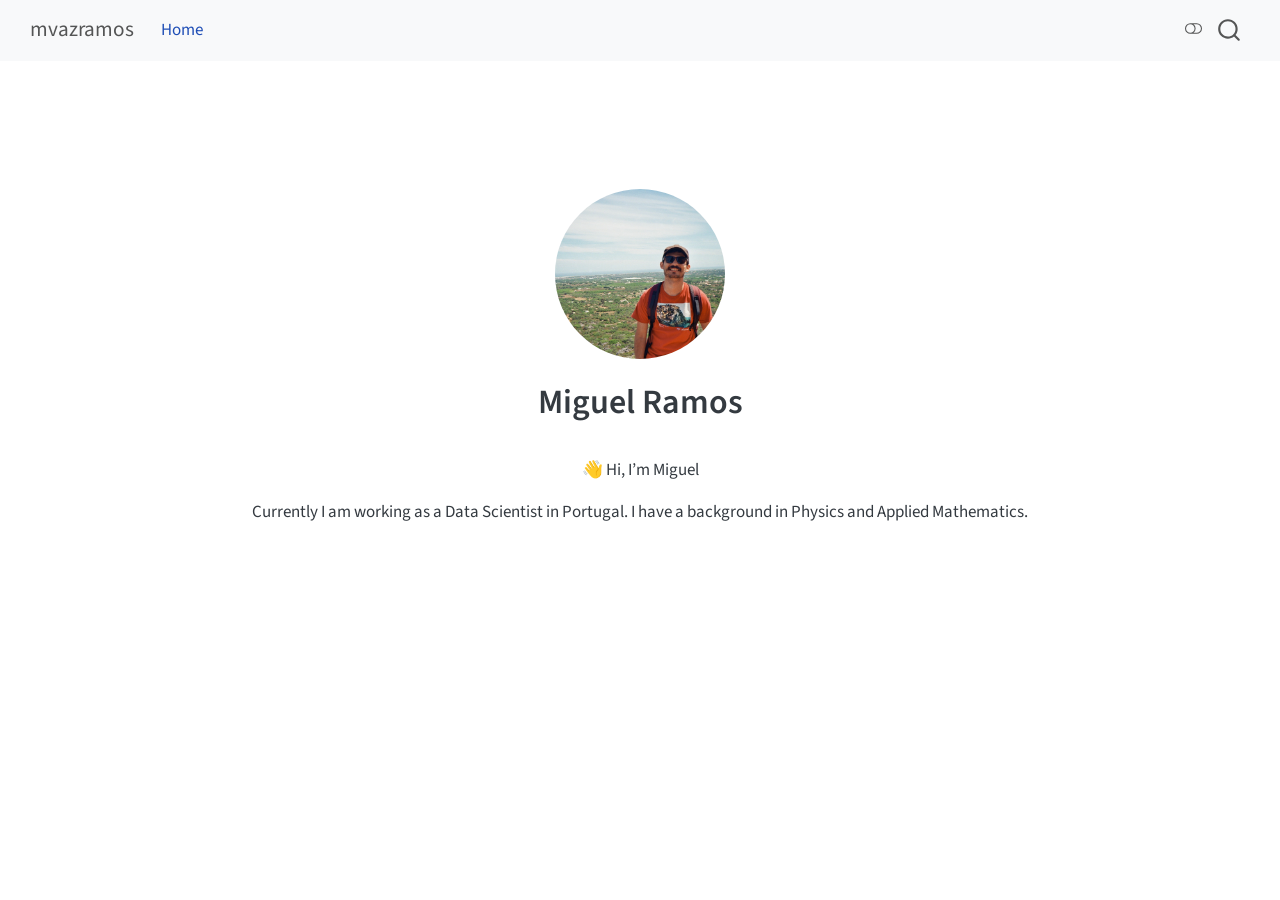
<file: docs/index.html>
<!DOCTYPE html>
<html xmlns="http://www.w3.org/1999/xhtml" lang="en" xml:lang="en"><head>

<meta charset="utf-8">
<meta name="generator" content="quarto-1.7.32">

<meta name="viewport" content="width=device-width, initial-scale=1.0, user-scalable=yes">


<title>Miguel Ramos – mvazramos</title>
<style>
code{white-space: pre-wrap;}
span.smallcaps{font-variant: small-caps;}
div.columns{display: flex; gap: min(4vw, 1.5em);}
div.column{flex: auto; overflow-x: auto;}
div.hanging-indent{margin-left: 1.5em; text-indent: -1.5em;}
ul.task-list{list-style: none;}
ul.task-list li input[type="checkbox"] {
  width: 0.8em;
  margin: 0 0.8em 0.2em -1em; /* quarto-specific, see https://github.com/quarto-dev/quarto-cli/issues/4556 */ 
  vertical-align: middle;
}
</style>


<script src="site_libs/quarto-nav/quarto-nav.js"></script>
<script src="site_libs/quarto-nav/headroom.min.js"></script>
<script src="site_libs/clipboard/clipboard.min.js"></script>
<script src="site_libs/quarto-search/autocomplete.umd.js"></script>
<script src="site_libs/quarto-search/fuse.min.js"></script>
<script src="site_libs/quarto-search/quarto-search.js"></script>
<meta name="quarto:offset" content="./">
<script src="site_libs/quarto-html/quarto.js" type="module"></script>
<script src="site_libs/quarto-html/tabsets/tabsets.js" type="module"></script>
<script src="site_libs/quarto-html/popper.min.js"></script>
<script src="site_libs/quarto-html/tippy.umd.min.js"></script>
<link href="site_libs/quarto-html/tippy.css" rel="stylesheet">
<link href="site_libs/quarto-html/quarto-syntax-highlighting-37eea08aefeeee20ff55810ff984fec1.css" rel="stylesheet" class="quarto-color-scheme" id="quarto-text-highlighting-styles">
<link href="site_libs/quarto-html/quarto-syntax-highlighting-dark-2fef5ea3f8957b3e4ecc936fc74692ca.css" rel="stylesheet" class="quarto-color-scheme quarto-color-alternate" id="quarto-text-highlighting-styles">
<link href="site_libs/quarto-html/quarto-syntax-highlighting-37eea08aefeeee20ff55810ff984fec1.css" rel="stylesheet" class="quarto-color-scheme-extra" id="quarto-text-highlighting-styles">
<script src="site_libs/bootstrap/bootstrap.min.js"></script>
<link href="site_libs/bootstrap/bootstrap-icons.css" rel="stylesheet">
<link href="site_libs/bootstrap/bootstrap-8defc582c0eedcf5220caa6fab52938a.min.css" rel="stylesheet" append-hash="true" class="quarto-color-scheme" id="quarto-bootstrap" data-mode="light">
<link href="site_libs/bootstrap/bootstrap-dark-49e6fa9e92a1150ca200dae334d78ae2.min.css" rel="stylesheet" append-hash="true" class="quarto-color-scheme quarto-color-alternate" id="quarto-bootstrap" data-mode="dark">
<link href="site_libs/bootstrap/bootstrap-8defc582c0eedcf5220caa6fab52938a.min.css" rel="stylesheet" append-hash="true" class="quarto-color-scheme-extra" id="quarto-bootstrap" data-mode="light">
<script id="quarto-search-options" type="application/json">{
  "location": "navbar",
  "copy-button": false,
  "collapse-after": 3,
  "panel-placement": "end",
  "type": "overlay",
  "limit": 50,
  "keyboard-shortcut": [
    "f",
    "/",
    "s"
  ],
  "show-item-context": false,
  "language": {
    "search-no-results-text": "No results",
    "search-matching-documents-text": "matching documents",
    "search-copy-link-title": "Copy link to search",
    "search-hide-matches-text": "Hide additional matches",
    "search-more-match-text": "more match in this document",
    "search-more-matches-text": "more matches in this document",
    "search-clear-button-title": "Clear",
    "search-text-placeholder": "",
    "search-detached-cancel-button-title": "Cancel",
    "search-submit-button-title": "Submit",
    "search-label": "Search"
  }
}</script>


<link rel="stylesheet" href="styles.css">
</head>

<body class="nav-fixed quarto-light"><script id="quarto-html-before-body" type="application/javascript">
    const toggleBodyColorMode = (bsSheetEl) => {
      const mode = bsSheetEl.getAttribute("data-mode");
      const bodyEl = window.document.querySelector("body");
      if (mode === "dark") {
        bodyEl.classList.add("quarto-dark");
        bodyEl.classList.remove("quarto-light");
      } else {
        bodyEl.classList.add("quarto-light");
        bodyEl.classList.remove("quarto-dark");
      }
    }
    const toggleBodyColorPrimary = () => {
      const bsSheetEl = window.document.querySelector("link#quarto-bootstrap:not([rel=disabled-stylesheet])");
      if (bsSheetEl) {
        toggleBodyColorMode(bsSheetEl);
      }
    }
    const setColorSchemeToggle = (alternate) => {
      const toggles = window.document.querySelectorAll('.quarto-color-scheme-toggle');
      for (let i=0; i < toggles.length; i++) {
        const toggle = toggles[i];
        if (toggle) {
          if (alternate) {
            toggle.classList.add("alternate");
          } else {
            toggle.classList.remove("alternate");
          }
        }
      }
    };
    const toggleColorMode = (alternate) => {
      // Switch the stylesheets
      const primaryStylesheets = window.document.querySelectorAll('link.quarto-color-scheme:not(.quarto-color-alternate)');
      const alternateStylesheets = window.document.querySelectorAll('link.quarto-color-scheme.quarto-color-alternate');
      manageTransitions('#quarto-margin-sidebar .nav-link', false);
      if (alternate) {
        // note: dark is layered on light, we don't disable primary!
        enableStylesheet(alternateStylesheets);
        for (const sheetNode of alternateStylesheets) {
          if (sheetNode.id === "quarto-bootstrap") {
            toggleBodyColorMode(sheetNode);
          }
        }
      } else {
        disableStylesheet(alternateStylesheets);
        enableStylesheet(primaryStylesheets)
        toggleBodyColorPrimary();
      }
      manageTransitions('#quarto-margin-sidebar .nav-link', true);
      // Switch the toggles
      setColorSchemeToggle(alternate)
      // Hack to workaround the fact that safari doesn't
      // properly recolor the scrollbar when toggling (#1455)
      if (navigator.userAgent.indexOf('Safari') > 0 && navigator.userAgent.indexOf('Chrome') == -1) {
        manageTransitions("body", false);
        window.scrollTo(0, 1);
        setTimeout(() => {
          window.scrollTo(0, 0);
          manageTransitions("body", true);
        }, 40);
      }
    }
    const disableStylesheet = (stylesheets) => {
      for (let i=0; i < stylesheets.length; i++) {
        const stylesheet = stylesheets[i];
        stylesheet.rel = 'disabled-stylesheet';
      }
    }
    const enableStylesheet = (stylesheets) => {
      for (let i=0; i < stylesheets.length; i++) {
        const stylesheet = stylesheets[i];
        if(stylesheet.rel !== 'stylesheet') { // for Chrome, which will still FOUC without this check
          stylesheet.rel = 'stylesheet';
        }
      }
    }
    const manageTransitions = (selector, allowTransitions) => {
      const els = window.document.querySelectorAll(selector);
      for (let i=0; i < els.length; i++) {
        const el = els[i];
        if (allowTransitions) {
          el.classList.remove('notransition');
        } else {
          el.classList.add('notransition');
        }
      }
    }
    const isFileUrl = () => {
      return window.location.protocol === 'file:';
    }
    const hasAlternateSentinel = () => {
      let styleSentinel = getColorSchemeSentinel();
      if (styleSentinel !== null) {
        return styleSentinel === "alternate";
      } else {
        return false;
      }
    }
    const setStyleSentinel = (alternate) => {
      const value = alternate ? "alternate" : "default";
      if (!isFileUrl()) {
        window.localStorage.setItem("quarto-color-scheme", value);
      } else {
        localAlternateSentinel = value;
      }
    }
    const getColorSchemeSentinel = () => {
      if (!isFileUrl()) {
        const storageValue = window.localStorage.getItem("quarto-color-scheme");
        return storageValue != null ? storageValue : localAlternateSentinel;
      } else {
        return localAlternateSentinel;
      }
    }
    const toggleGiscusIfUsed = (isAlternate, darkModeDefault) => {
      const baseTheme = document.querySelector('#giscus-base-theme')?.value ?? 'light';
      const alternateTheme = document.querySelector('#giscus-alt-theme')?.value ?? 'dark';
      let newTheme = '';
      if(authorPrefersDark) {
        newTheme = isAlternate ? baseTheme : alternateTheme;
      } else {
        newTheme = isAlternate ? alternateTheme : baseTheme;
      }
      const changeGiscusTheme = () => {
        // From: https://github.com/giscus/giscus/issues/336
        const sendMessage = (message) => {
          const iframe = document.querySelector('iframe.giscus-frame');
          if (!iframe) return;
          iframe.contentWindow.postMessage({ giscus: message }, 'https://giscus.app');
        }
        sendMessage({
          setConfig: {
            theme: newTheme
          }
        });
      }
      const isGiscussLoaded = window.document.querySelector('iframe.giscus-frame') !== null;
      if (isGiscussLoaded) {
        changeGiscusTheme();
      }
    };
    const authorPrefersDark = false;
    const darkModeDefault = authorPrefersDark;
      document.querySelector('link#quarto-text-highlighting-styles.quarto-color-scheme-extra').rel = 'disabled-stylesheet';
      document.querySelector('link#quarto-bootstrap.quarto-color-scheme-extra').rel = 'disabled-stylesheet';
    let localAlternateSentinel = darkModeDefault ? 'alternate' : 'default';
    // Dark / light mode switch
    window.quartoToggleColorScheme = () => {
      // Read the current dark / light value
      let toAlternate = !hasAlternateSentinel();
      toggleColorMode(toAlternate);
      setStyleSentinel(toAlternate);
      toggleGiscusIfUsed(toAlternate, darkModeDefault);
      window.dispatchEvent(new Event('resize'));
    };
    // Switch to dark mode if need be
    if (hasAlternateSentinel()) {
      toggleColorMode(true);
    } else {
      toggleColorMode(false);
    }
  </script>

<div id="quarto-search-results"></div>
  <header id="quarto-header" class="headroom fixed-top">
    <nav class="navbar navbar-expand-lg " data-bs-theme="dark">
      <div class="navbar-container container-fluid">
      <div class="navbar-brand-container mx-auto">
    <a class="navbar-brand" href="./index.html">
    <span class="navbar-title">mvazramos</span>
    </a>
  </div>
            <div id="quarto-search" class="" title="Search"></div>
          <button class="navbar-toggler" type="button" data-bs-toggle="collapse" data-bs-target="#navbarCollapse" aria-controls="navbarCollapse" role="menu" aria-expanded="false" aria-label="Toggle navigation" onclick="if (window.quartoToggleHeadroom) { window.quartoToggleHeadroom(); }">
  <span class="navbar-toggler-icon"></span>
</button>
          <div class="collapse navbar-collapse" id="navbarCollapse">
            <ul class="navbar-nav navbar-nav-scroll me-auto">
  <li class="nav-item">
    <a class="nav-link active" href="./index.html" aria-current="page"> 
<span class="menu-text">Home</span></a>
  </li>  
</ul>
          </div> <!-- /navcollapse -->
            <div class="quarto-navbar-tools">
  <a href="" class="quarto-color-scheme-toggle quarto-navigation-tool  px-1" onclick="window.quartoToggleColorScheme(); return false;" title="Toggle dark mode"><i class="bi"></i></a>
</div>
      </div> <!-- /container-fluid -->
    </nav>
</header>
<!-- content -->
<div id="quarto-content" class="quarto-container page-columns page-rows-contents page-layout-full page-navbar">
<!-- sidebar -->
<!-- margin-sidebar -->
    
<!-- main -->
<div class="quarto-about-jolla column-page">
  <img src="media/eu.jpeg" class="about-image
  round " style="height: 10em; width: 10em;">
 <header id="title-block-header" class="quarto-title-block default">
<div class="quarto-title">
<h1 class="title">Miguel Ramos</h1>
</div>
<div class="quarto-title-meta column-page">
  </div>
</header><main class="content column-page" id="quarto-document-content">

<p>👋 Hi, I’m Miguel</p>
<p>Currently I am working as a Data Scientist in Portugal. I have a background in Physics and Applied Mathematics.</p>


</main>  
</div>
 <!-- /main -->
<script id="quarto-html-after-body" type="application/javascript">
  window.document.addEventListener("DOMContentLoaded", function (event) {
    // Ensure there is a toggle, if there isn't float one in the top right
    if (window.document.querySelector('.quarto-color-scheme-toggle') === null) {
      const a = window.document.createElement('a');
      a.classList.add('top-right');
      a.classList.add('quarto-color-scheme-toggle');
      a.href = "";
      a.onclick = function() { try { window.quartoToggleColorScheme(); } catch {} return false; };
      const i = window.document.createElement("i");
      i.classList.add('bi');
      a.appendChild(i);
      window.document.body.appendChild(a);
    }
    setColorSchemeToggle(hasAlternateSentinel())
    const isCodeAnnotation = (el) => {
      for (const clz of el.classList) {
        if (clz.startsWith('code-annotation-')) {                     
          return true;
        }
      }
      return false;
    }
    const onCopySuccess = function(e) {
      // button target
      const button = e.trigger;
      // don't keep focus
      button.blur();
      // flash "checked"
      button.classList.add('code-copy-button-checked');
      var currentTitle = button.getAttribute("title");
      button.setAttribute("title", "Copied!");
      let tooltip;
      if (window.bootstrap) {
        button.setAttribute("data-bs-toggle", "tooltip");
        button.setAttribute("data-bs-placement", "left");
        button.setAttribute("data-bs-title", "Copied!");
        tooltip = new bootstrap.Tooltip(button, 
          { trigger: "manual", 
            customClass: "code-copy-button-tooltip",
            offset: [0, -8]});
        tooltip.show();    
      }
      setTimeout(function() {
        if (tooltip) {
          tooltip.hide();
          button.removeAttribute("data-bs-title");
          button.removeAttribute("data-bs-toggle");
          button.removeAttribute("data-bs-placement");
        }
        button.setAttribute("title", currentTitle);
        button.classList.remove('code-copy-button-checked');
      }, 1000);
      // clear code selection
      e.clearSelection();
    }
    const getTextToCopy = function(trigger) {
        const codeEl = trigger.previousElementSibling.cloneNode(true);
        for (const childEl of codeEl.children) {
          if (isCodeAnnotation(childEl)) {
            childEl.remove();
          }
        }
        return codeEl.innerText;
    }
    const clipboard = new window.ClipboardJS('.code-copy-button:not([data-in-quarto-modal])', {
      text: getTextToCopy
    });
    clipboard.on('success', onCopySuccess);
    if (window.document.getElementById('quarto-embedded-source-code-modal')) {
      const clipboardModal = new window.ClipboardJS('.code-copy-button[data-in-quarto-modal]', {
        text: getTextToCopy,
        container: window.document.getElementById('quarto-embedded-source-code-modal')
      });
      clipboardModal.on('success', onCopySuccess);
    }
      var localhostRegex = new RegExp(/^(?:http|https):\/\/localhost\:?[0-9]*\//);
      var mailtoRegex = new RegExp(/^mailto:/);
        var filterRegex = new RegExp('/' + window.location.host + '/');
      var isInternal = (href) => {
          return filterRegex.test(href) || localhostRegex.test(href) || mailtoRegex.test(href);
      }
      // Inspect non-navigation links and adorn them if external
     var links = window.document.querySelectorAll('a[href]:not(.nav-link):not(.navbar-brand):not(.toc-action):not(.sidebar-link):not(.sidebar-item-toggle):not(.pagination-link):not(.no-external):not([aria-hidden]):not(.dropdown-item):not(.quarto-navigation-tool):not(.about-link)');
      for (var i=0; i<links.length; i++) {
        const link = links[i];
        if (!isInternal(link.href)) {
          // undo the damage that might have been done by quarto-nav.js in the case of
          // links that we want to consider external
          if (link.dataset.originalHref !== undefined) {
            link.href = link.dataset.originalHref;
          }
        }
      }
    function tippyHover(el, contentFn, onTriggerFn, onUntriggerFn) {
      const config = {
        allowHTML: true,
        maxWidth: 500,
        delay: 100,
        arrow: false,
        appendTo: function(el) {
            return el.parentElement;
        },
        interactive: true,
        interactiveBorder: 10,
        theme: 'quarto',
        placement: 'bottom-start',
      };
      if (contentFn) {
        config.content = contentFn;
      }
      if (onTriggerFn) {
        config.onTrigger = onTriggerFn;
      }
      if (onUntriggerFn) {
        config.onUntrigger = onUntriggerFn;
      }
      window.tippy(el, config); 
    }
    const noterefs = window.document.querySelectorAll('a[role="doc-noteref"]');
    for (var i=0; i<noterefs.length; i++) {
      const ref = noterefs[i];
      tippyHover(ref, function() {
        // use id or data attribute instead here
        let href = ref.getAttribute('data-footnote-href') || ref.getAttribute('href');
        try { href = new URL(href).hash; } catch {}
        const id = href.replace(/^#\/?/, "");
        const note = window.document.getElementById(id);
        if (note) {
          return note.innerHTML;
        } else {
          return "";
        }
      });
    }
    const xrefs = window.document.querySelectorAll('a.quarto-xref');
    const processXRef = (id, note) => {
      // Strip column container classes
      const stripColumnClz = (el) => {
        el.classList.remove("page-full", "page-columns");
        if (el.children) {
          for (const child of el.children) {
            stripColumnClz(child);
          }
        }
      }
      stripColumnClz(note)
      if (id === null || id.startsWith('sec-')) {
        // Special case sections, only their first couple elements
        const container = document.createElement("div");
        if (note.children && note.children.length > 2) {
          container.appendChild(note.children[0].cloneNode(true));
          for (let i = 1; i < note.children.length; i++) {
            const child = note.children[i];
            if (child.tagName === "P" && child.innerText === "") {
              continue;
            } else {
              container.appendChild(child.cloneNode(true));
              break;
            }
          }
          if (window.Quarto?.typesetMath) {
            window.Quarto.typesetMath(container);
          }
          return container.innerHTML
        } else {
          if (window.Quarto?.typesetMath) {
            window.Quarto.typesetMath(note);
          }
          return note.innerHTML;
        }
      } else {
        // Remove any anchor links if they are present
        const anchorLink = note.querySelector('a.anchorjs-link');
        if (anchorLink) {
          anchorLink.remove();
        }
        if (window.Quarto?.typesetMath) {
          window.Quarto.typesetMath(note);
        }
        if (note.classList.contains("callout")) {
          return note.outerHTML;
        } else {
          return note.innerHTML;
        }
      }
    }
    for (var i=0; i<xrefs.length; i++) {
      const xref = xrefs[i];
      tippyHover(xref, undefined, function(instance) {
        instance.disable();
        let url = xref.getAttribute('href');
        let hash = undefined; 
        if (url.startsWith('#')) {
          hash = url;
        } else {
          try { hash = new URL(url).hash; } catch {}
        }
        if (hash) {
          const id = hash.replace(/^#\/?/, "");
          const note = window.document.getElementById(id);
          if (note !== null) {
            try {
              const html = processXRef(id, note.cloneNode(true));
              instance.setContent(html);
            } finally {
              instance.enable();
              instance.show();
            }
          } else {
            // See if we can fetch this
            fetch(url.split('#')[0])
            .then(res => res.text())
            .then(html => {
              const parser = new DOMParser();
              const htmlDoc = parser.parseFromString(html, "text/html");
              const note = htmlDoc.getElementById(id);
              if (note !== null) {
                const html = processXRef(id, note);
                instance.setContent(html);
              } 
            }).finally(() => {
              instance.enable();
              instance.show();
            });
          }
        } else {
          // See if we can fetch a full url (with no hash to target)
          // This is a special case and we should probably do some content thinning / targeting
          fetch(url)
          .then(res => res.text())
          .then(html => {
            const parser = new DOMParser();
            const htmlDoc = parser.parseFromString(html, "text/html");
            const note = htmlDoc.querySelector('main.content');
            if (note !== null) {
              // This should only happen for chapter cross references
              // (since there is no id in the URL)
              // remove the first header
              if (note.children.length > 0 && note.children[0].tagName === "HEADER") {
                note.children[0].remove();
              }
              const html = processXRef(null, note);
              instance.setContent(html);
            } 
          }).finally(() => {
            instance.enable();
            instance.show();
          });
        }
      }, function(instance) {
      });
    }
        let selectedAnnoteEl;
        const selectorForAnnotation = ( cell, annotation) => {
          let cellAttr = 'data-code-cell="' + cell + '"';
          let lineAttr = 'data-code-annotation="' +  annotation + '"';
          const selector = 'span[' + cellAttr + '][' + lineAttr + ']';
          return selector;
        }
        const selectCodeLines = (annoteEl) => {
          const doc = window.document;
          const targetCell = annoteEl.getAttribute("data-target-cell");
          const targetAnnotation = annoteEl.getAttribute("data-target-annotation");
          const annoteSpan = window.document.querySelector(selectorForAnnotation(targetCell, targetAnnotation));
          const lines = annoteSpan.getAttribute("data-code-lines").split(",");
          const lineIds = lines.map((line) => {
            return targetCell + "-" + line;
          })
          let top = null;
          let height = null;
          let parent = null;
          if (lineIds.length > 0) {
              //compute the position of the single el (top and bottom and make a div)
              const el = window.document.getElementById(lineIds[0]);
              top = el.offsetTop;
              height = el.offsetHeight;
              parent = el.parentElement.parentElement;
            if (lineIds.length > 1) {
              const lastEl = window.document.getElementById(lineIds[lineIds.length - 1]);
              const bottom = lastEl.offsetTop + lastEl.offsetHeight;
              height = bottom - top;
            }
            if (top !== null && height !== null && parent !== null) {
              // cook up a div (if necessary) and position it 
              let div = window.document.getElementById("code-annotation-line-highlight");
              if (div === null) {
                div = window.document.createElement("div");
                div.setAttribute("id", "code-annotation-line-highlight");
                div.style.position = 'absolute';
                parent.appendChild(div);
              }
              div.style.top = top - 2 + "px";
              div.style.height = height + 4 + "px";
              div.style.left = 0;
              let gutterDiv = window.document.getElementById("code-annotation-line-highlight-gutter");
              if (gutterDiv === null) {
                gutterDiv = window.document.createElement("div");
                gutterDiv.setAttribute("id", "code-annotation-line-highlight-gutter");
                gutterDiv.style.position = 'absolute';
                const codeCell = window.document.getElementById(targetCell);
                const gutter = codeCell.querySelector('.code-annotation-gutter');
                gutter.appendChild(gutterDiv);
              }
              gutterDiv.style.top = top - 2 + "px";
              gutterDiv.style.height = height + 4 + "px";
            }
            selectedAnnoteEl = annoteEl;
          }
        };
        const unselectCodeLines = () => {
          const elementsIds = ["code-annotation-line-highlight", "code-annotation-line-highlight-gutter"];
          elementsIds.forEach((elId) => {
            const div = window.document.getElementById(elId);
            if (div) {
              div.remove();
            }
          });
          selectedAnnoteEl = undefined;
        };
          // Handle positioning of the toggle
      window.addEventListener(
        "resize",
        throttle(() => {
          elRect = undefined;
          if (selectedAnnoteEl) {
            selectCodeLines(selectedAnnoteEl);
          }
        }, 10)
      );
      function throttle(fn, ms) {
      let throttle = false;
      let timer;
        return (...args) => {
          if(!throttle) { // first call gets through
              fn.apply(this, args);
              throttle = true;
          } else { // all the others get throttled
              if(timer) clearTimeout(timer); // cancel #2
              timer = setTimeout(() => {
                fn.apply(this, args);
                timer = throttle = false;
              }, ms);
          }
        };
      }
        // Attach click handler to the DT
        const annoteDls = window.document.querySelectorAll('dt[data-target-cell]');
        for (const annoteDlNode of annoteDls) {
          annoteDlNode.addEventListener('click', (event) => {
            const clickedEl = event.target;
            if (clickedEl !== selectedAnnoteEl) {
              unselectCodeLines();
              const activeEl = window.document.querySelector('dt[data-target-cell].code-annotation-active');
              if (activeEl) {
                activeEl.classList.remove('code-annotation-active');
              }
              selectCodeLines(clickedEl);
              clickedEl.classList.add('code-annotation-active');
            } else {
              // Unselect the line
              unselectCodeLines();
              clickedEl.classList.remove('code-annotation-active');
            }
          });
        }
    const findCites = (el) => {
      const parentEl = el.parentElement;
      if (parentEl) {
        const cites = parentEl.dataset.cites;
        if (cites) {
          return {
            el,
            cites: cites.split(' ')
          };
        } else {
          return findCites(el.parentElement)
        }
      } else {
        return undefined;
      }
    };
    var bibliorefs = window.document.querySelectorAll('a[role="doc-biblioref"]');
    for (var i=0; i<bibliorefs.length; i++) {
      const ref = bibliorefs[i];
      const citeInfo = findCites(ref);
      if (citeInfo) {
        tippyHover(citeInfo.el, function() {
          var popup = window.document.createElement('div');
          citeInfo.cites.forEach(function(cite) {
            var citeDiv = window.document.createElement('div');
            citeDiv.classList.add('hanging-indent');
            citeDiv.classList.add('csl-entry');
            var biblioDiv = window.document.getElementById('ref-' + cite);
            if (biblioDiv) {
              citeDiv.innerHTML = biblioDiv.innerHTML;
            }
            popup.appendChild(citeDiv);
          });
          return popup.innerHTML;
        });
      }
    }
  });
  </script>
</div> <!-- /content -->




</body></html>
</file>
<file: docs/site_libs/quarto-html/tippy.css>
.tippy-box[data-animation=fade][data-state=hidden]{opacity:0}[data-tippy-root]{max-width:calc(100vw - 10px)}.tippy-box{position:relative;background-color:#333;color:#fff;border-radius:4px;font-size:14px;line-height:1.4;white-space:normal;outline:0;transition-property:transform,visibility,opacity}.tippy-box[data-placement^=top]>.tippy-arrow{bottom:0}.tippy-box[data-placement^=top]>.tippy-arrow:before{bottom:-7px;left:0;border-width:8px 8px 0;border-top-color:initial;transform-origin:center top}.tippy-box[data-placement^=bottom]>.tippy-arrow{top:0}.tippy-box[data-placement^=bottom]>.tippy-arrow:before{top:-7px;left:0;border-width:0 8px 8px;border-bottom-color:initial;transform-origin:center bottom}.tippy-box[data-placement^=left]>.tippy-arrow{right:0}.tippy-box[data-placement^=left]>.tippy-arrow:before{border-width:8px 0 8px 8px;border-left-color:initial;right:-7px;transform-origin:center left}.tippy-box[data-placement^=right]>.tippy-arrow{left:0}.tippy-box[data-placement^=right]>.tippy-arrow:before{left:-7px;border-width:8px 8px 8px 0;border-right-color:initial;transform-origin:center right}.tippy-box[data-inertia][data-state=visible]{transition-timing-function:cubic-bezier(.54,1.5,.38,1.11)}.tippy-arrow{width:16px;height:16px;color:#333}.tippy-arrow:before{content:"";position:absolute;border-color:transparent;border-style:solid}.tippy-content{position:relative;padding:5px 9px;z-index:1}
</file>
<file: docs/site_libs/quarto-html/quarto-syntax-highlighting-37eea08aefeeee20ff55810ff984fec1.css>
/* quarto syntax highlight colors */
:root {
  --quarto-hl-ot-color: #003B4F;
  --quarto-hl-at-color: #657422;
  --quarto-hl-ss-color: #20794D;
  --quarto-hl-an-color: #5E5E5E;
  --quarto-hl-fu-color: #4758AB;
  --quarto-hl-st-color: #20794D;
  --quarto-hl-cf-color: #003B4F;
  --quarto-hl-op-color: #5E5E5E;
  --quarto-hl-er-color: #AD0000;
  --quarto-hl-bn-color: #AD0000;
  --quarto-hl-al-color: #AD0000;
  --quarto-hl-va-color: #111111;
  --quarto-hl-bu-color: inherit;
  --quarto-hl-ex-color: inherit;
  --quarto-hl-pp-color: #AD0000;
  --quarto-hl-in-color: #5E5E5E;
  --quarto-hl-vs-color: #20794D;
  --quarto-hl-wa-color: #5E5E5E;
  --quarto-hl-do-color: #5E5E5E;
  --quarto-hl-im-color: #00769E;
  --quarto-hl-ch-color: #20794D;
  --quarto-hl-dt-color: #AD0000;
  --quarto-hl-fl-color: #AD0000;
  --quarto-hl-co-color: #5E5E5E;
  --quarto-hl-cv-color: #5E5E5E;
  --quarto-hl-cn-color: #8f5902;
  --quarto-hl-sc-color: #5E5E5E;
  --quarto-hl-dv-color: #AD0000;
  --quarto-hl-kw-color: #003B4F;
}

/* other quarto variables */
:root {
  --quarto-font-monospace: SFMono-Regular, Menlo, Monaco, Consolas, "Liberation Mono", "Courier New", monospace;
}

/* syntax highlight based on Pandoc's rules */
pre > code.sourceCode > span {
  color: #003B4F;
}

code.sourceCode > span {
  color: #003B4F;
}

div.sourceCode,
div.sourceCode pre.sourceCode {
  color: #003B4F;
}

/* Normal */
code span {
  color: #003B4F;
}

/* Alert */
code span.al {
  color: #AD0000;
  font-style: inherit;
}

/* Annotation */
code span.an {
  color: #5E5E5E;
  font-style: inherit;
}

/* Attribute */
code span.at {
  color: #657422;
  font-style: inherit;
}

/* BaseN */
code span.bn {
  color: #AD0000;
  font-style: inherit;
}

/* BuiltIn */
code span.bu {
  font-style: inherit;
}

/* ControlFlow */
code span.cf {
  color: #003B4F;
  font-weight: bold;
  font-style: inherit;
}

/* Char */
code span.ch {
  color: #20794D;
  font-style: inherit;
}

/* Constant */
code span.cn {
  color: #8f5902;
  font-style: inherit;
}

/* Comment */
code span.co {
  color: #5E5E5E;
  font-style: inherit;
}

/* CommentVar */
code span.cv {
  color: #5E5E5E;
  font-style: italic;
}

/* Documentation */
code span.do {
  color: #5E5E5E;
  font-style: italic;
}

/* DataType */
code span.dt {
  color: #AD0000;
  font-style: inherit;
}

/* DecVal */
code span.dv {
  color: #AD0000;
  font-style: inherit;
}

/* Error */
code span.er {
  color: #AD0000;
  font-style: inherit;
}

/* Extension */
code span.ex {
  font-style: inherit;
}

/* Float */
code span.fl {
  color: #AD0000;
  font-style: inherit;
}

/* Function */
code span.fu {
  color: #4758AB;
  font-style: inherit;
}

/* Import */
code span.im {
  color: #00769E;
  font-style: inherit;
}

/* Information */
code span.in {
  color: #5E5E5E;
  font-style: inherit;
}

/* Keyword */
code span.kw {
  color: #003B4F;
  font-weight: bold;
  font-style: inherit;
}

/* Operator */
code span.op {
  color: #5E5E5E;
  font-style: inherit;
}

/* Other */
code span.ot {
  color: #003B4F;
  font-style: inherit;
}

/* Preprocessor */
code span.pp {
  color: #AD0000;
  font-style: inherit;
}

/* SpecialChar */
code span.sc {
  color: #5E5E5E;
  font-style: inherit;
}

/* SpecialString */
code span.ss {
  color: #20794D;
  font-style: inherit;
}

/* String */
code span.st {
  color: #20794D;
  font-style: inherit;
}

/* Variable */
code span.va {
  color: #111111;
  font-style: inherit;
}

/* VerbatimString */
code span.vs {
  color: #20794D;
  font-style: inherit;
}

/* Warning */
code span.wa {
  color: #5E5E5E;
  font-style: italic;
}

.prevent-inlining {
  content: "</";
}

/*# sourceMappingURL=27d3d809615f7771493d095567f04340.css.map */
</file>
<file: docs/site_libs/quarto-html/quarto-syntax-highlighting-dark-2fef5ea3f8957b3e4ecc936fc74692ca.css>
/* quarto syntax highlight colors */
:root {
  --quarto-hl-al-color: #f07178;
  --quarto-hl-an-color: #d4d0ab;
  --quarto-hl-at-color: #00e0e0;
  --quarto-hl-bn-color: #d4d0ab;
  --quarto-hl-bu-color: #abe338;
  --quarto-hl-ch-color: #abe338;
  --quarto-hl-co-color: #f8f8f2;
  --quarto-hl-cv-color: #ffd700;
  --quarto-hl-cn-color: #ffd700;
  --quarto-hl-cf-color: #ffa07a;
  --quarto-hl-dt-color: #ffa07a;
  --quarto-hl-dv-color: #d4d0ab;
  --quarto-hl-do-color: #f8f8f2;
  --quarto-hl-er-color: #f07178;
  --quarto-hl-ex-color: #00e0e0;
  --quarto-hl-fl-color: #d4d0ab;
  --quarto-hl-fu-color: #ffa07a;
  --quarto-hl-im-color: #abe338;
  --quarto-hl-in-color: #d4d0ab;
  --quarto-hl-kw-color: #ffa07a;
  --quarto-hl-op-color: #ffa07a;
  --quarto-hl-ot-color: #00e0e0;
  --quarto-hl-pp-color: #dcc6e0;
  --quarto-hl-re-color: #00e0e0;
  --quarto-hl-sc-color: #abe338;
  --quarto-hl-ss-color: #abe338;
  --quarto-hl-st-color: #abe338;
  --quarto-hl-va-color: #00e0e0;
  --quarto-hl-vs-color: #abe338;
  --quarto-hl-wa-color: #dcc6e0;
}

/* other quarto variables */
:root {
  --quarto-font-monospace: SFMono-Regular, Menlo, Monaco, Consolas, "Liberation Mono", "Courier New", monospace;
}

/* syntax highlight based on Pandoc's rules */
pre > code.sourceCode > span {
  color: #f8f8f2;
}

code.sourceCode > span {
  color: #f8f8f2;
}

div.sourceCode,
div.sourceCode pre.sourceCode {
  color: #f8f8f2;
}

/* Normal */
code span {
  color: #f8f8f2;
}

/* Alert */
code span.al {
  color: #f07178;
}

/* Annotation */
code span.an {
  color: #d4d0ab;
}

/* Attribute */
code span.at {
  color: #00e0e0;
}

/* BaseN */
code span.bn {
  color: #d4d0ab;
}

/* BuiltIn */
code span.bu {
  color: #abe338;
}

/* ControlFlow */
code span.cf {
  font-weight: bold;
  color: #ffa07a;
}

/* Char */
code span.ch {
  color: #abe338;
}

/* Constant */
code span.cn {
  color: #ffd700;
}

/* Comment */
code span.co {
  font-style: italic;
  color: #f8f8f2;
}

/* CommentVar */
code span.cv {
  color: #ffd700;
}

/* Documentation */
code span.do {
  color: #f8f8f2;
}

/* DataType */
code span.dt {
  color: #ffa07a;
}

/* DecVal */
code span.dv {
  color: #d4d0ab;
}

/* Error */
code span.er {
  color: #f07178;
  text-decoration: underline;
}

/* Extension */
code span.ex {
  font-weight: bold;
  color: #00e0e0;
}

/* Float */
code span.fl {
  color: #d4d0ab;
}

/* Function */
code span.fu {
  color: #ffa07a;
}

/* Import */
code span.im {
  color: #abe338;
}

/* Information */
code span.in {
  color: #d4d0ab;
}

/* Keyword */
code span.kw {
  font-weight: bold;
  color: #ffa07a;
}

/* Operator */
code span.op {
  color: #ffa07a;
}

/* Other */
code span.ot {
  color: #00e0e0;
}

/* Preprocessor */
code span.pp {
  color: #dcc6e0;
}

/* RegionMarker */
code span.re {
  background-color: #f8f8f2;
  color: #00e0e0;
}

/* SpecialChar */
code span.sc {
  color: #abe338;
}

/* SpecialString */
code span.ss {
  color: #abe338;
}

/* String */
code span.st {
  color: #abe338;
}

/* Variable */
code span.va {
  color: #00e0e0;
}

/* VerbatimString */
code span.vs {
  color: #abe338;
}

/* Warning */
code span.wa {
  color: #dcc6e0;
}

.prevent-inlining {
  content: "</";
}

/*# sourceMappingURL=9d1c423767af11a14e59cf8ecfea55bb.css.map */
</file>
<file: docs/styles.css>
/* css styles */
</file>
